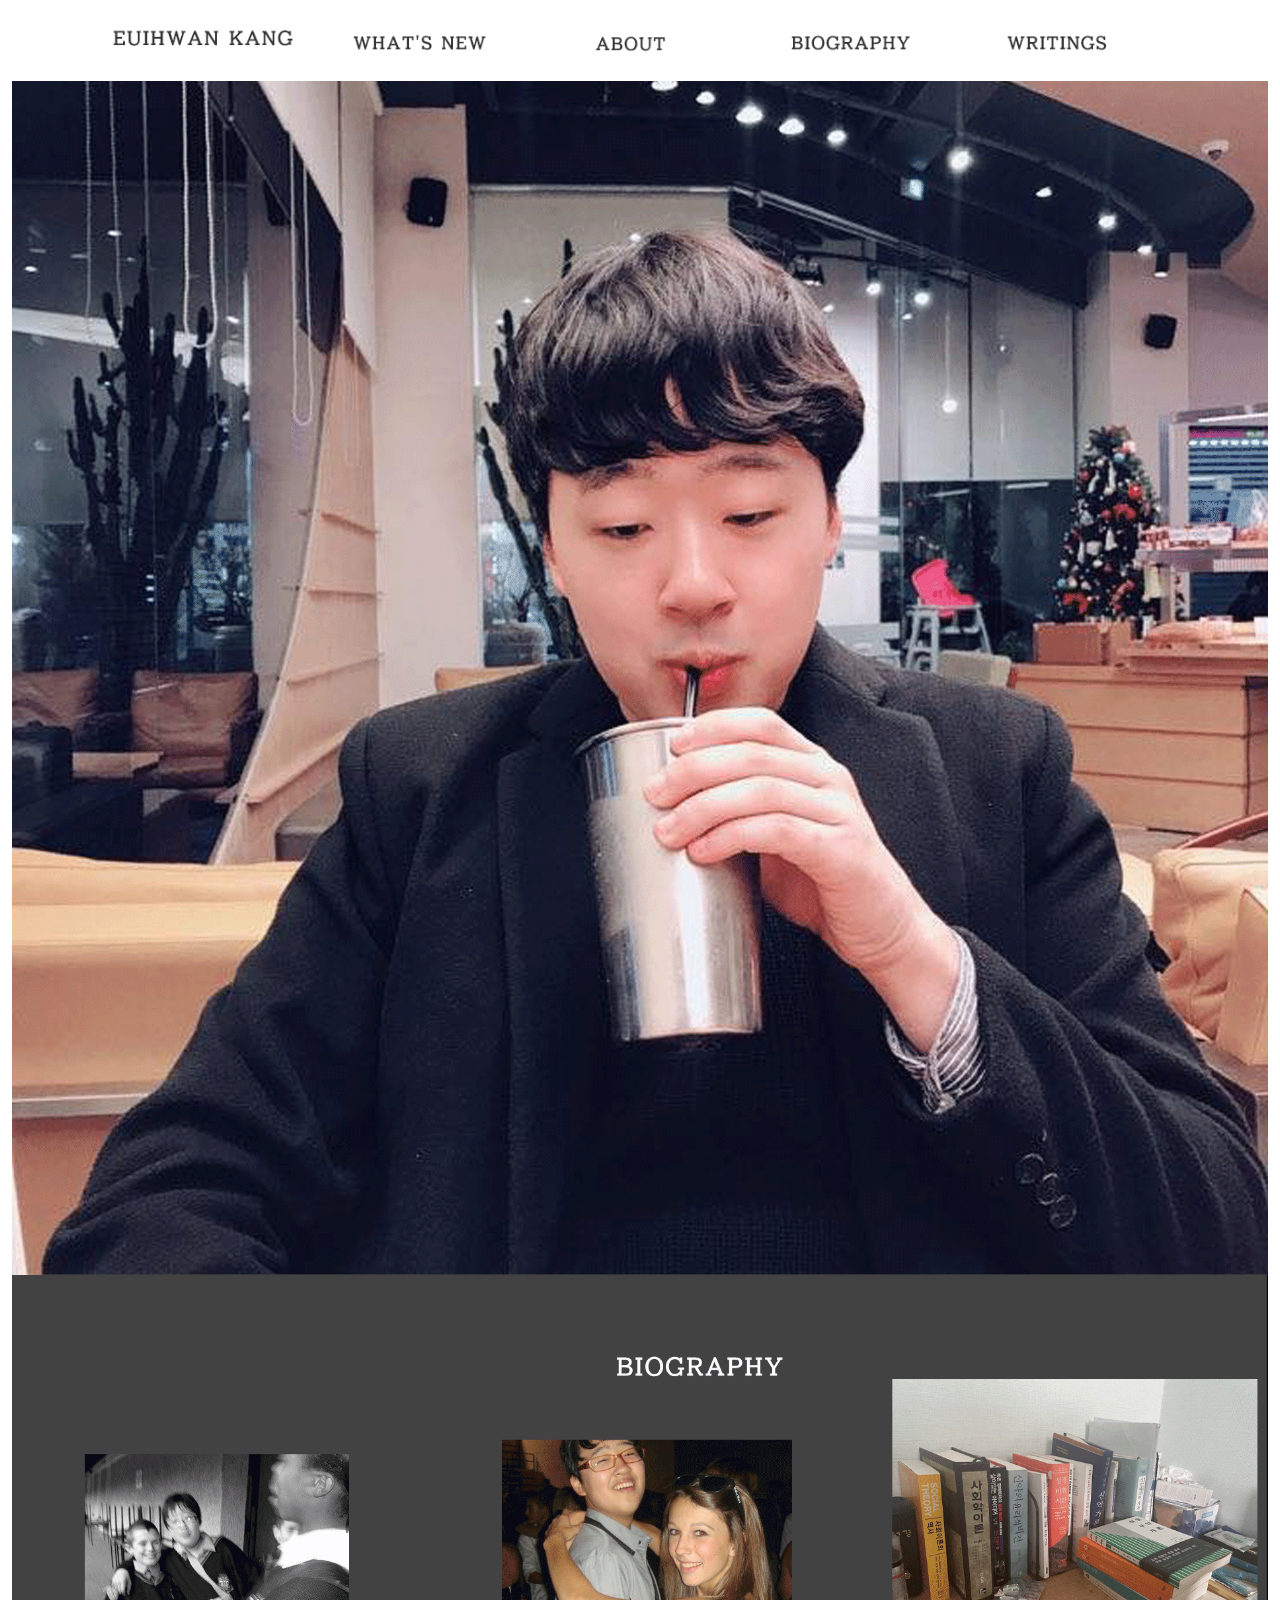
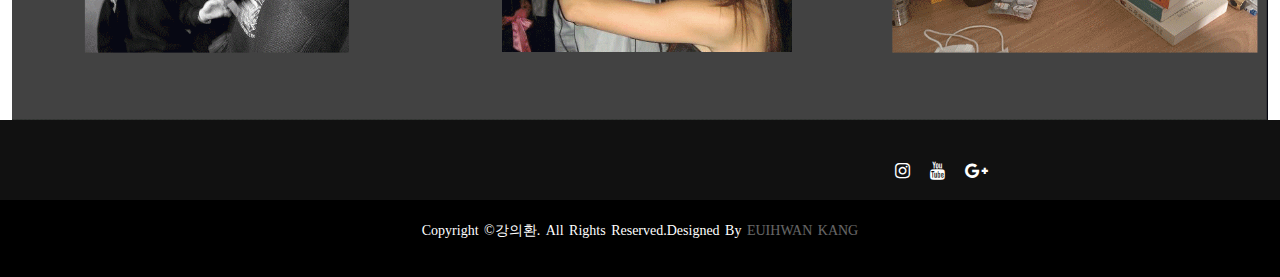
<file: myoldstory/index.html>
<!DOCTYPE html>
<html lang="ko">
<head>
    <meta charset="UTF-8">
    <meta http-equiv="X-UA-Compatible" content="IE=edge,chrome = 1">
    <meta name="viewport" content="width=device-width, initial-scale=1.0">
    <link rel="stylesheet" href="style.css">
    <link rel="stylesheet "  href="bootstrap.css">
    <link rel="stylesheet" href="https://cdnjs.cloudflare.com/ajax/libs/font-awesome/4.7.0/css/font-awesome.min.css" />
    <title>강의환의 홈페이지</title>

</head>
<body>
        <!--//소스가 너무 많은 관계로 헤더를 닫아둠-->
    <header>
    <nav class="navbar navbar-expand-lg">
        <div class="container-fluid">
          <a class="navbar-brand" href="#">
          <img src ="logo.png" class = "img-fluid" alt="">

          </a>
          <button class="navbar-toggler" type="button" data-bs-toggle="collapse" data-bs-target="#navbarSupportedContent" aria-controls="navbarSupportedContent" aria-expanded="false" aria-label="Toggle navigation">
            <span class="navbar-toggler-icon"></span>
          </button>
          <div class="collapse navbar-collapse" id="navbarSupportedContent">
            <ul class="navbar-nav ms-auto mb-2 mb-lg-0">
              <li class="nav-item">
                <a class="nav-link active" aria-current="page" href="#">
                    <img src ="menu1.png"  class = "img-fluid" alt="">
                </a>
              </li>
              <li class="nav-item">
                <a class="nav-link active" aria-current="page" href="#">
                    <img src ="menu2.png"  class = "img-fluid" alt="">
                </a>
              </li>
              <li class="nav-item">
                <a class="nav-link active" aria-current="page" href="#">
                    <img src ="menu3.png"  class = "img-fluid" alt="">
                </a>
              </li>
              <li class="nav-item">
                <a class="nav-link active" aria-current="page" href="#">
                    <img src ="menu4.png"  class = "img-fluid" alt="">
                </a>
              </li>
            </ul>
            
          </div>
        </div>
      </nav>
    </header>
    <section class = "euihwan kang"></section>
        <div class= "container-fluid">
            <a class="nav-link active" aria-current="page" href="#">
                <img src ="main_08.gif"  class = "img-fluid" alt="">
            </a>
        </div>
        <footer>
            <div class = "footer-content">
              
            <ul class = "socials">
             <li><a href="https://www.instagram.com/oh.iamhavingagoodlife/"><i class = "fa fa-instagram"></i></a> </li>
             <li><a href="https://www.youtube.com/channel/UC37sxUDvZiartg4upm4WgMA"><i class = "fa fa-youtube"></i></a> </li>
             <li><a href="#"><i class = "fa fa-google-plus"></i></a> </li>
            </ul>
            </div>
            <div class="footer-bottom">
                <p>Copyright ©강의환. All rights reserved.Designed by <span>EUIHWAN KANG</span></p>

            </div>
        </footer>

        <!--//footer-->
    <script src ="bootstrap.bundle.js"></script>
</body>
</html>
</file>
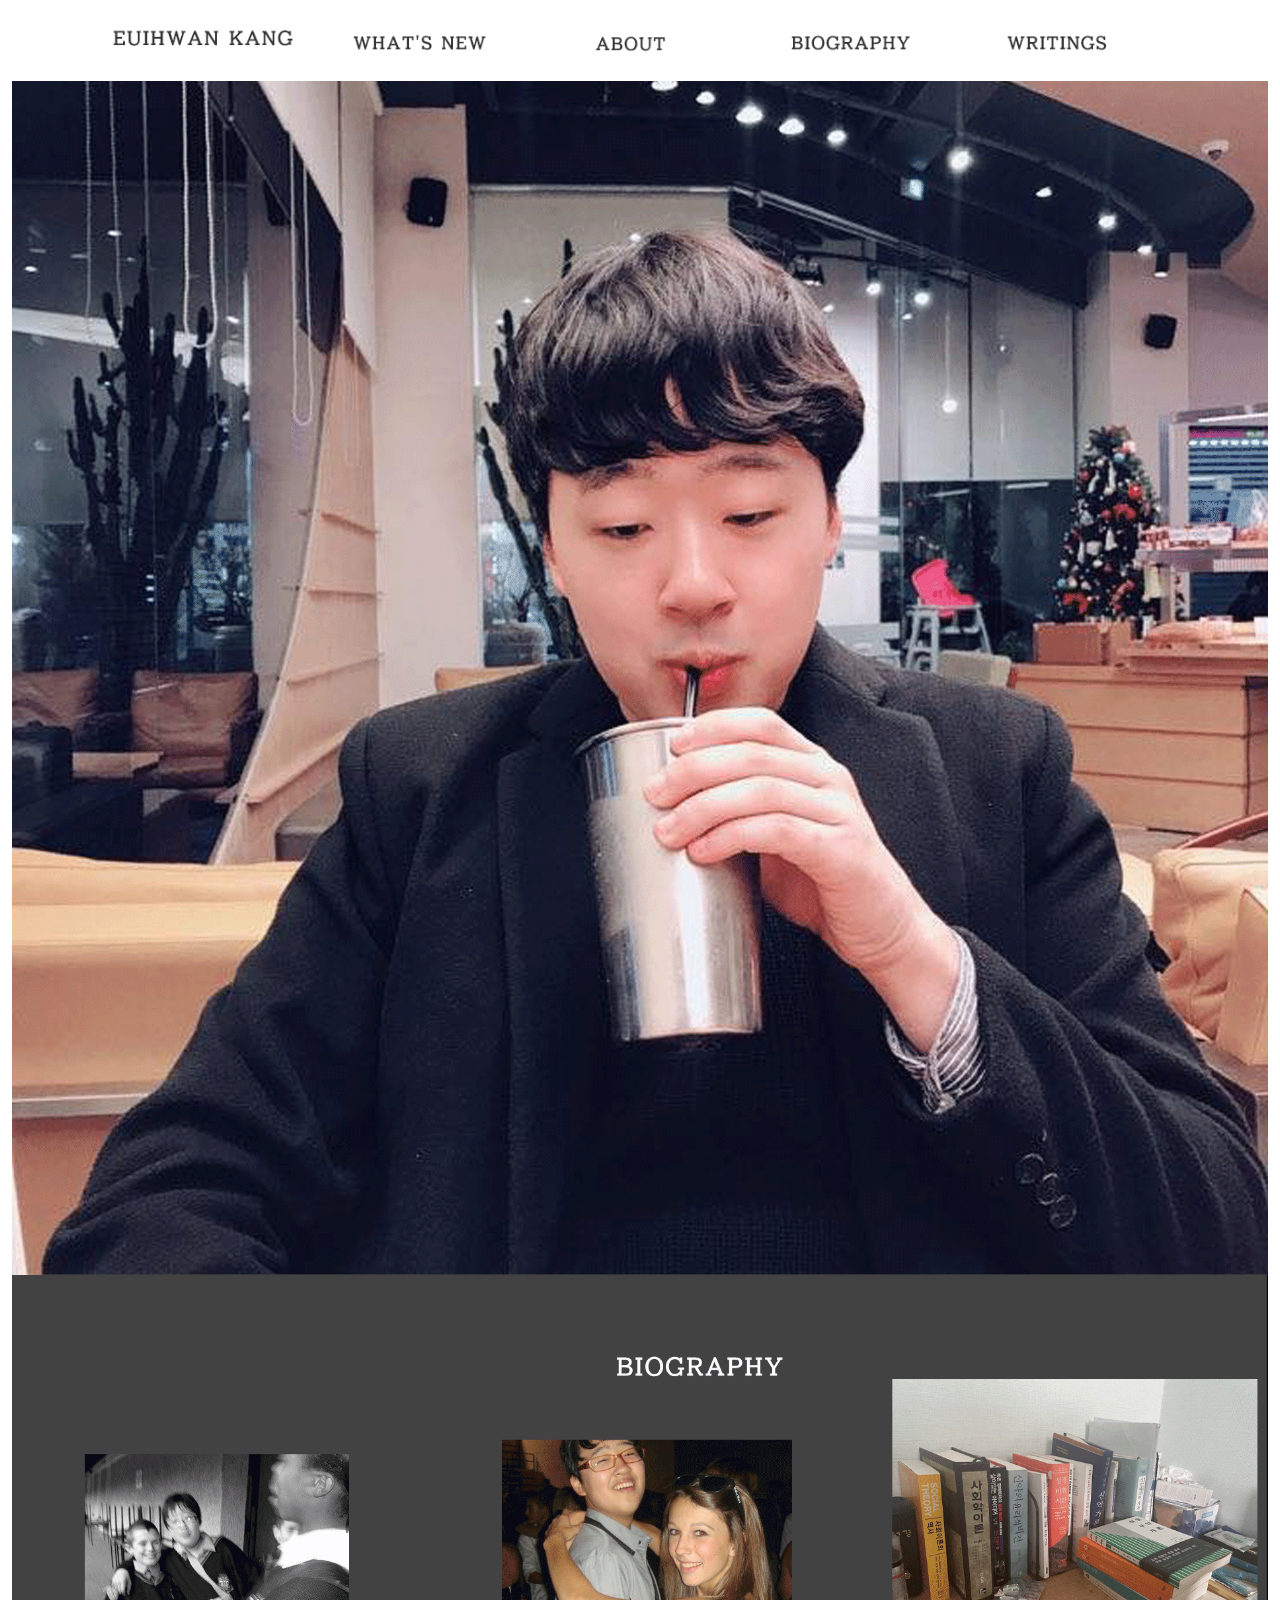
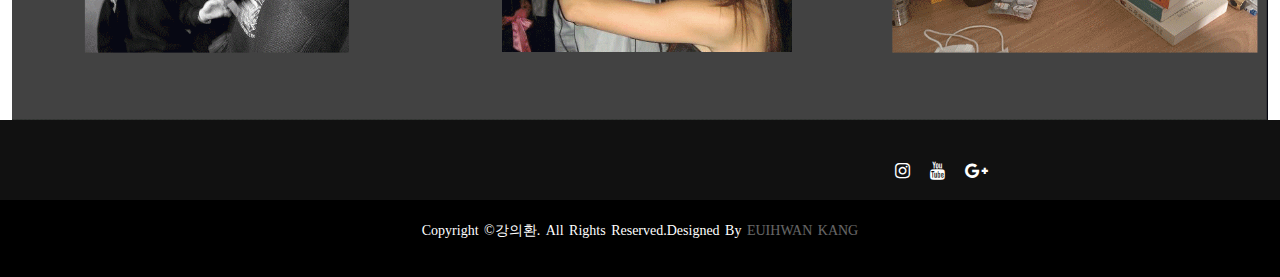
<file: myoldstory/main.html>
<!DOCTYPE html>
<html lang="ko">
<head>
    <meta charset="UTF-8">
    <meta http-equiv="X-UA-Compatible" content="IE=edge,chrome = 1">
    <meta name="viewport" content="width=device-width, initial-scale=1.0">
    <link rel="stylesheet" href="style.css">
    <link rel="stylesheet "  href="bootstrap.css">
    <link rel="stylesheet" href="https://cdnjs.cloudflare.com/ajax/libs/font-awesome/4.7.0/css/font-awesome.min.css" />
    <title>강의환의 홈페이지</title>

</head>
<body>
        <!--//소스가 너무 많은 관계로 헤더를 닫아둠-->
    <header>
    <nav class="navbar navbar-expand-lg">
        <div class="container-fluid">
          <a class="navbar-brand" href="#">
          <img src ="logo.png" class = "img-fluid" alt="">

          </a>
          <button class="navbar-toggler" type="button" data-bs-toggle="collapse" data-bs-target="#navbarSupportedContent" aria-controls="navbarSupportedContent" aria-expanded="false" aria-label="Toggle navigation">
            <span class="navbar-toggler-icon"></span>
          </button>
          <div class="collapse navbar-collapse" id="navbarSupportedContent">
            <ul class="navbar-nav ms-auto mb-2 mb-lg-0">
              <li class="nav-item">
                <a class="nav-link active" aria-current="page" href="#">
                    <img src ="menu1.png"  class = "img-fluid" alt="">
                </a>
              </li>
              <li class="nav-item">
                <a class="nav-link active" aria-current="page" href="#">
                    <img src ="menu2.png"  class = "img-fluid" alt="">
                </a>
              </li>
              <li class="nav-item">
                <a class="nav-link active" aria-current="page" href="#">
                    <img src ="menu3.png"  class = "img-fluid" alt="">
                </a>
              </li>
              <li class="nav-item">
                <a class="nav-link active" aria-current="page" href="#">
                    <img src ="menu4.png"  class = "img-fluid" alt="">
                </a>
              </li>
            </ul>
            
          </div>
        </div>
      </nav>
    </header>
    <section class = "euihwan kang"></section>
        <div class= "container-fluid">
            <a class="nav-link active" aria-current="page" href="#">
                <img src ="main_08.gif"  class = "img-fluid" alt="">
            </a>
        </div>
        <footer>
            <div class = "footer-content">
              
            <ul class = "socials">
             <li><a href="#"><i class = "fa fa-instagram"></i></a> </li>
             <li><a href="#"><i class = "fa fa-youtube"></i></a> </li>
             <li><a href="#"><i class = "fa fa-google-plus"></i></a> </li>
            </ul>
            </div>
            <div class="footer-bottom">
                <p>Copyright ©강의환. All rights reserved.Designed by <span>EUIHWAN KANG</span></p>

            </div>
        </footer>

        <!--//footer-->
    <script src ="bootstrap.bundle.js"></script>
</body>
</html>
</file>
<file: myoldstory/style.css>
/*--전반 --*/
*{
   margin: 0px;
   padding: 0px;
   outline: none !important;
   box-sizing: border-box;
  
}


body{ background-color: white;
     background-repeat: no-repeat;

}
/*--헤더 시작--*/
header{
       padding: 0 100px;
       
}
 
.navbar{
         padding: 0;     
}

.navbar-toggler:focus{
    box-shadow: none;

}

@media(max-width:767px) {
     header{
         padding: 0px 10px;

     }

}

/*--헤더 끝--*/

/*--푸터  시작-*/
footer{
   background: #111;
   height: auto;
   width: 1850px;
   font-family: "Open Sans";
   padding-top: 40px;
   color : #fff;
}

.footer-content{
display : flex;
align-items: center;
flex-direction: column;
text-align: center;
    
}

.socials{
       list-style: none;
       display: flex;
       align-items: center;
       justify-content: center;
       margin: 1rem 9 3rem 0;
}

.socials li{
     margin : 0 10px;
     
}

.socials a{
    text-decoration: none;
    color: #fff;


}

.socials a i{
    font-size: 1.1rem;
    transition: color .4s ease;
    
}

.socials a:hover i{
    color: aqua;

}

.footer-bottom{
   background: #000;
   width: 100vw;
   padding: 20px 0;
   text-align: center;
}

.footer-bottom p{
font-size: 14px;
word-spacing: 2px;
text-transform: capitalize;
}

.footer-bottom span{
text-transform: uppercase;
opacity: .4;
font-weight: 200;

}


/*--푸터  끝-*/
</file>
